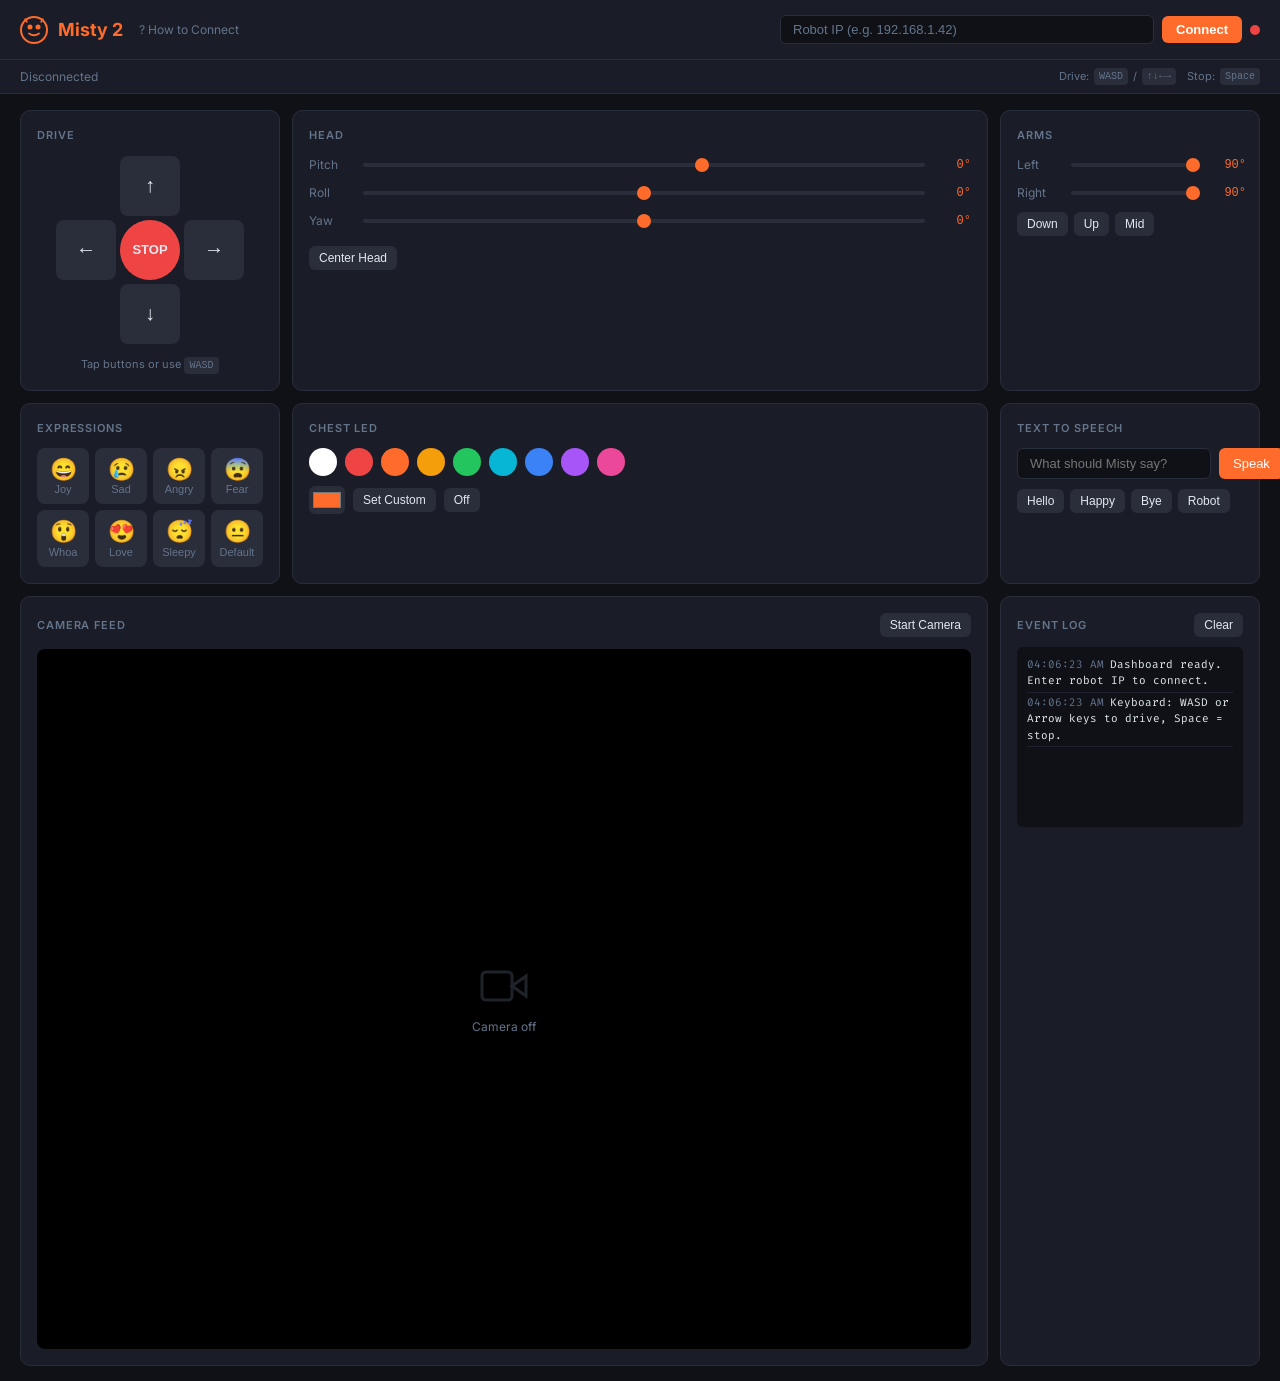
<file: templates/index.html>
<!DOCTYPE html>
<html lang="en">
<head>
  <meta charset="UTF-8"/>
  <meta name="viewport" content="width=device-width, initial-scale=1.0"/>
  <title>Misty 2 Dashboard</title>
  <link rel="preconnect" href="https://fonts.googleapis.com"/>
  <link href="https://fonts.googleapis.com/css2?family=Inter:wght@400;500;600;700&family=Fira+Code&display=swap" rel="stylesheet"/>
  <link rel="stylesheet" href="/static/css/style.css"/>
</head>
<body>

<!-- ── Header ──────────────────────────────────────────────────────────── -->
<header>
  <div class="logo">
    <svg viewBox="0 0 28 28" fill="none" xmlns="http://www.w3.org/2000/svg">
      <circle cx="14" cy="14" r="13" stroke="currentColor" stroke-width="2"/>
      <circle cx="10" cy="11" r="2.5" fill="currentColor"/>
      <circle cx="18" cy="11" r="2.5" fill="currentColor"/>
      <path d="M9 17.5 Q14 21 19 17.5" stroke="currentColor" stroke-width="1.8" stroke-linecap="round" fill="none"/>
      <path d="M7 6 L5 3M21 6 L23 3" stroke="currentColor" stroke-width="1.5" stroke-linecap="round"/>
    </svg>
    Misty 2
  </div>
  <a href="/instructions" style="font-size:12px; color:var(--muted); text-decoration:none; margin-right:4px; white-space:nowrap;" onmouseover="this.style.color='var(--text)'" onmouseout="this.style.color='var(--muted)'">? How to Connect</a>

  <div class="connect-bar">
    <input id="ip-input" type="text" placeholder="Robot IP (e.g. 192.168.1.42)" autocomplete="off" spellcheck="false"/>
    <button id="btn-connect" class="btn-connect">Connect</button>
    <div id="status-dot" class="status-dot"></div>
  </div>
</header>

<!-- ── Status Bar ─────────────────────────────────────────────────────── -->
<div id="status-bar">
  <span id="status-robot">Disconnected</span>
  <span id="status-battery"></span>
  <span style="margin-left:auto; color:var(--muted); font-size:11px;">
    Drive: <kbd class="kbd">WASD</kbd> / <kbd class="kbd">↑↓←→</kbd> &nbsp; Stop: <kbd class="kbd">Space</kbd>
  </span>
</div>

<!-- ── Controls ───────────────────────────────────────────────────────── -->
<main>
  <div id="controls" class="controls-disabled" style="display:contents">

    <!-- Drive -->
    <div class="card" id="card-drive">
      <div class="card-title">Drive</div>
      <div class="dpad">
        <div class="dpad-empty"></div>
        <button class="dpad-btn" id="btn-fwd">↑</button>
        <div class="dpad-empty"></div>
        <button class="dpad-btn" id="btn-left">←</button>
        <button class="dpad-btn dpad-center" id="btn-stop">STOP</button>
        <button class="dpad-btn" id="btn-right">→</button>
        <div class="dpad-empty"></div>
        <button class="dpad-btn" id="btn-back">↓</button>
        <div class="dpad-empty"></div>
      </div>
      <p style="text-align:center; font-size:11px; color:var(--muted);">
        Tap buttons or use <span class="kbd">WASD</span>
      </p>
    </div>

    <!-- Head -->
    <div class="card" id="card-head">
      <div class="card-title">Head</div>
      <div class="slider-row">
        <span class="slider-label">Pitch</span>
        <input id="head-pitch" type="range" min="-40" max="26" value="0"/>
        <span class="slider-val" id="head-pitch-val">0°</span>
      </div>
      <div class="slider-row">
        <span class="slider-label">Roll</span>
        <input id="head-roll" type="range" min="-40" max="40" value="0"/>
        <span class="slider-val" id="head-roll-val">0°</span>
      </div>
      <div class="slider-row">
        <span class="slider-label">Yaw</span>
        <input id="head-yaw" type="range" min="-81" max="81" value="0"/>
        <span class="slider-val" id="head-yaw-val">0°</span>
      </div>
      <button class="btn btn-ghost btn-sm" id="btn-head-center" style="margin-top:6px;">
        Center Head
      </button>
    </div>

    <!-- Arms -->
    <div class="card" id="card-arms">
      <div class="card-title">Arms</div>
      <div class="slider-row">
        <span class="slider-label">Left</span>
        <input id="arm-left" type="range" min="-90" max="90" value="90"/>
        <span class="slider-val" id="arm-left-val">90°</span>
      </div>
      <div class="slider-row">
        <span class="slider-label">Right</span>
        <input id="arm-right" type="range" min="-90" max="90" value="90"/>
        <span class="slider-val" id="arm-right-val">90°</span>
      </div>
      <div style="display:flex; gap:6px; margin-top:10px;">
        <button class="btn btn-ghost btn-sm" onclick="
          document.getElementById('arm-left').value=90;
          document.getElementById('arm-right').value=90;
          document.getElementById('arm-left-val').textContent='90°';
          document.getElementById('arm-right-val').textContent='90°';
          fetch('/api/arms',{method:'POST',headers:{'Content-Type':'application/json'},body:JSON.stringify({left:90,right:90})});
        ">Down</button>
        <button class="btn btn-ghost btn-sm" onclick="
          document.getElementById('arm-left').value=-29;
          document.getElementById('arm-right').value=-29;
          document.getElementById('arm-left-val').textContent='-29°';
          document.getElementById('arm-right-val').textContent='-29°';
          fetch('/api/arms',{method:'POST',headers:{'Content-Type':'application/json'},body:JSON.stringify({left:-29,right:-29})});
        ">Up</button>
        <button class="btn btn-ghost btn-sm" onclick="
          document.getElementById('arm-left').value=0;
          document.getElementById('arm-right').value=0;
          document.getElementById('arm-left-val').textContent='0°';
          document.getElementById('arm-right-val').textContent='0°';
          fetch('/api/arms',{method:'POST',headers:{'Content-Type':'application/json'},body:JSON.stringify({left:0,right:0})});
        ">Mid</button>
      </div>
    </div>

    <!-- Expressions -->
    <div class="card" id="card-expressions">
      <div class="card-title">Expressions</div>
      <div class="expr-grid">
        <button class="expr-btn" data-file="e_Joy.jpg"         data-name="Joy">
          <span>😄</span>Joy
        </button>
        <button class="expr-btn" data-file="e_Sadness.jpg"     data-name="Sad">
          <span>😢</span>Sad
        </button>
        <button class="expr-btn" data-file="e_Anger.jpg"       data-name="Anger">
          <span>😠</span>Angry
        </button>
        <button class="expr-btn" data-file="e_Fear.jpg"        data-name="Fear">
          <span>😨</span>Fear
        </button>
        <button class="expr-btn" data-file="e_Surprise.jpg"    data-name="Surprised">
          <span>😲</span>Whoa
        </button>
        <button class="expr-btn" data-file="e_Love.jpg"        data-name="Love">
          <span>😍</span>Love
        </button>
        <button class="expr-btn" data-file="e_Sleepy.jpg"      data-name="Sleepy">
          <span>😴</span>Sleepy
        </button>
        <button class="expr-btn" data-file="e_DefaultContent.jpg" data-name="Default">
          <span>😐</span>Default
        </button>
      </div>
    </div>

    <!-- LED -->
    <div class="card" id="card-led">
      <div class="card-title">Chest LED</div>
      <div class="led-presets">
        <div class="led-dot" title="White"  data-r="255" data-g="255" data-b="255" style="background:#fff"></div>
        <div class="led-dot" title="Red"    data-r="255" data-g="0"   data-b="0"   style="background:#ef4444"></div>
        <div class="led-dot" title="Orange" data-r="255" data-g="120" data-b="0"   style="background:#ff6b2b"></div>
        <div class="led-dot" title="Yellow" data-r="255" data-g="220" data-b="0"   style="background:#f59e0b"></div>
        <div class="led-dot" title="Green"  data-r="0"   data-g="200" data-b="80"  style="background:#22c55e"></div>
        <div class="led-dot" title="Cyan"   data-r="0"   data-g="200" data-b="255" style="background:#06b6d4"></div>
        <div class="led-dot" title="Blue"   data-r="30"  data-g="80"  data-b="255" style="background:#3b82f6"></div>
        <div class="led-dot" title="Purple" data-r="160" data-g="40"  data-b="255" style="background:#a855f7"></div>
        <div class="led-dot" title="Pink"   data-r="255" data-g="60"  data-b="160" style="background:#ec4899"></div>
      </div>
      <div class="led-custom">
        <input type="color" id="led-color" value="#ff6b2b" title="Custom color"/>
        <button class="btn btn-ghost btn-sm" id="btn-led-custom">Set Custom</button>
        <button class="btn btn-ghost btn-sm" id="btn-led-off">Off</button>
      </div>
    </div>

    <!-- Speech -->
    <div class="card" id="card-speech">
      <div class="card-title">Text to Speech</div>
      <div class="speech-row" style="margin-bottom:10px;">
        <input id="speak-input" type="text" placeholder="What should Misty say?" maxlength="200"/>
        <button class="btn btn-primary" id="btn-speak">Speak</button>
      </div>
      <div style="display:flex; gap:6px; flex-wrap:wrap;">
        <button class="btn btn-ghost btn-sm" onclick="document.getElementById('speak-input').value='Hello! I am Misty.'; document.getElementById('btn-speak').click();">Hello</button>
        <button class="btn btn-ghost btn-sm" onclick="document.getElementById('speak-input').value='I am happy to see you!'; document.getElementById('btn-speak').click();">Happy</button>
        <button class="btn btn-ghost btn-sm" onclick="document.getElementById('speak-input').value='Goodbye! See you later.'; document.getElementById('btn-speak').click();">Bye</button>
        <button class="btn btn-ghost btn-sm" onclick="document.getElementById('speak-input').value='Beep boop. I am a robot.'; document.getElementById('btn-speak').click();">Robot</button>
      </div>
    </div>

    <!-- Camera -->
    <div class="card" id="card-camera">
      <div style="display:flex; align-items:center; justify-content:space-between; margin-bottom:12px;">
        <span class="card-title" style="margin-bottom:0">Camera Feed</span>
        <button class="btn btn-ghost btn-sm" id="btn-camera">Start Camera</button>
      </div>
      <div class="camera-wrap">
        <img id="camera-img" alt="Robot camera feed"/>
        <div id="camera-placeholder" style="display:flex; flex-direction:column; align-items:center;">
          <svg width="48" height="48" viewBox="0 0 24 24" fill="none" stroke="currentColor" stroke-width="1.5">
            <path d="M23 7l-7 5 7 5V7z"/>
            <rect x="1" y="5" width="15" height="14" rx="2" ry="2"/>
          </svg>
          <span>Camera off</span>
        </div>
      </div>
    </div>

    <!-- Log -->
    <div class="card" id="card-log">
      <div style="display:flex; align-items:center; justify-content:space-between; margin-bottom:10px;">
        <span class="card-title" style="margin-bottom:0">Event Log</span>
        <button class="btn btn-ghost btn-sm" onclick="document.getElementById('log').innerHTML=''">Clear</button>
      </div>
      <div id="log"></div>
    </div>

  </div><!-- /controls -->
</main>

<script src="/static/js/dashboard.js"></script>
</body>
</html>
</file>
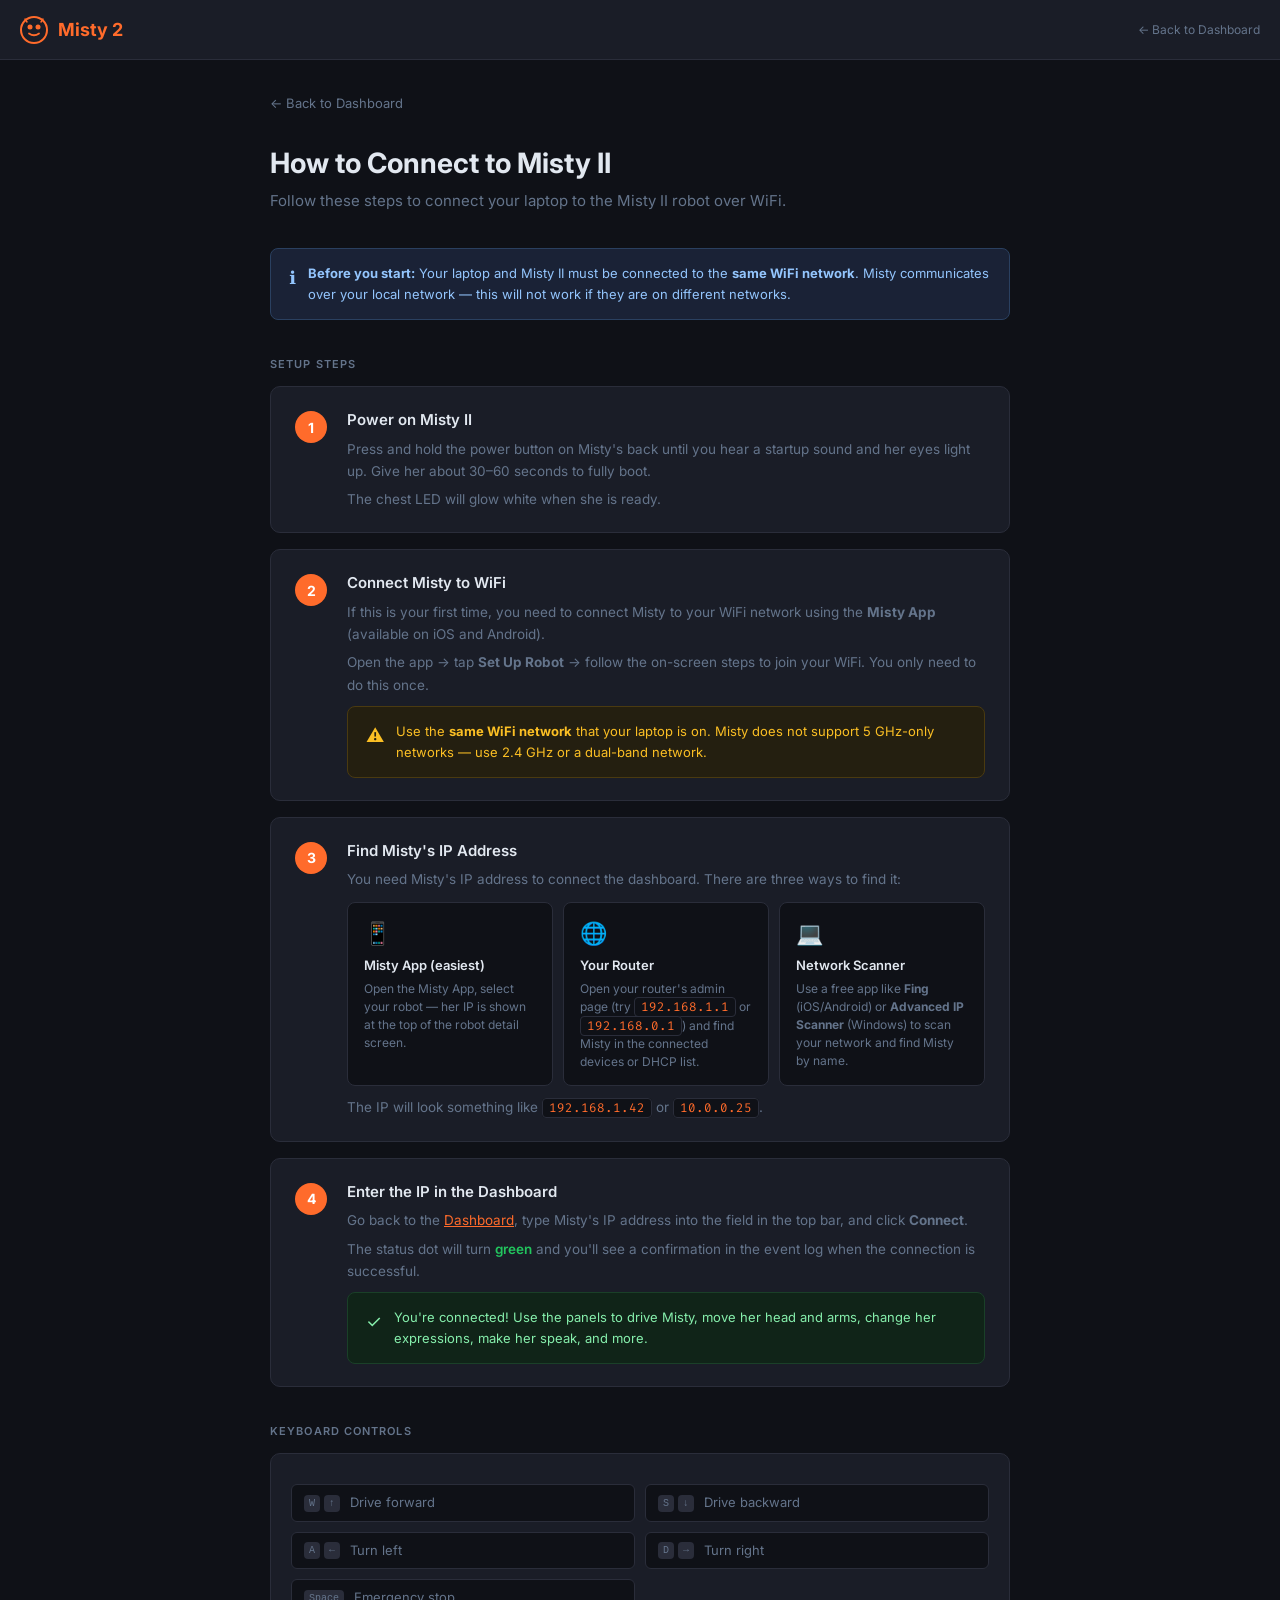
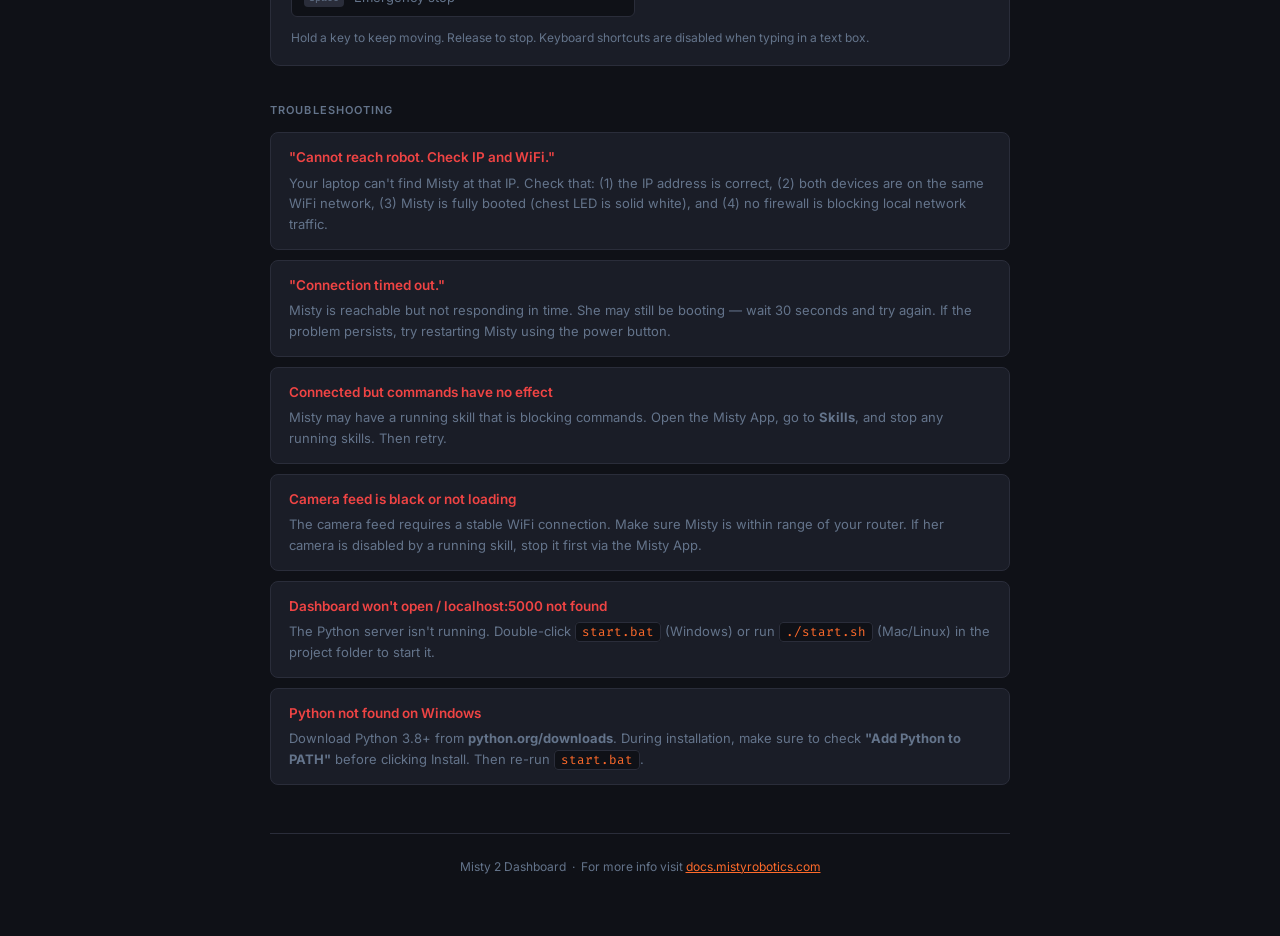
<file: templates/instructions.html>
<!DOCTYPE html>
<html lang="en">
<head>
  <meta charset="UTF-8"/>
  <meta name="viewport" content="width=device-width, initial-scale=1.0"/>
  <title>How to Connect — Misty 2 Dashboard</title>
  <link rel="preconnect" href="https://fonts.googleapis.com"/>
  <link href="https://fonts.googleapis.com/css2?family=Inter:wght@400;500;600;700&family=Fira+Code&display=swap" rel="stylesheet"/>
  <link rel="stylesheet" href="/static/css/style.css"/>
  <style>
    /* ── Instructions-specific styles ───────────────────────────── */
    .page {
      max-width: 780px;
      margin: 0 auto;
      padding: 32px 20px 60px;
    }

    .back-link {
      display: inline-flex;
      align-items: center;
      gap: 6px;
      color: var(--muted);
      text-decoration: none;
      font-size: 13px;
      margin-bottom: 28px;
      transition: color 0.15s;
    }
    .back-link:hover { color: var(--text); }

    h1 {
      font-size: 28px;
      font-weight: 700;
      color: var(--text);
      margin-bottom: 6px;
    }
    .subtitle {
      color: var(--muted);
      font-size: 15px;
      margin-bottom: 36px;
    }

    /* Steps */
    .steps { display: flex; flex-direction: column; gap: 16px; }

    .step {
      background: var(--surface);
      border: 1px solid var(--border);
      border-radius: var(--radius);
      padding: 22px 24px;
      display: flex;
      gap: 20px;
      align-items: flex-start;
    }
    .step-num {
      background: var(--accent);
      color: #fff;
      font-weight: 700;
      font-size: 14px;
      width: 32px;
      height: 32px;
      border-radius: 50%;
      display: flex;
      align-items: center;
      justify-content: center;
      flex-shrink: 0;
      margin-top: 2px;
    }
    .step-body h3 {
      font-size: 15px;
      font-weight: 600;
      margin-bottom: 6px;
      color: var(--text);
    }
    .step-body p {
      color: var(--muted);
      font-size: 13.5px;
      line-height: 1.65;
    }
    .step-body p + p { margin-top: 6px; }

    /* Methods grid */
    .methods {
      display: grid;
      grid-template-columns: repeat(auto-fit, minmax(200px, 1fr));
      gap: 10px;
      margin-top: 12px;
    }
    .method-card {
      background: var(--bg);
      border: 1px solid var(--border);
      border-radius: 8px;
      padding: 14px 16px;
    }
    .method-card .method-icon { font-size: 22px; margin-bottom: 6px; }
    .method-card h4 { font-size: 13px; font-weight: 600; color: var(--text); margin-bottom: 4px; }
    .method-card p  { font-size: 12px; color: var(--muted); line-height: 1.5; }

    /* Code / highlight */
    code {
      background: var(--bg);
      border: 1px solid var(--border);
      border-radius: 4px;
      padding: 1px 6px;
      font-family: 'Fira Code', monospace;
      font-size: 12.5px;
      color: var(--accent);
    }

    /* Callout */
    .callout {
      border-radius: 8px;
      padding: 14px 18px;
      font-size: 13px;
      line-height: 1.6;
      display: flex;
      gap: 12px;
      align-items: flex-start;
    }
    .callout-info    { background: #1a2236; border: 1px solid #2a4060; color: #93c5fd; }
    .callout-warning { background: #241f10; border: 1px solid #4a3a10; color: #fbbf24; }
    .callout-ok      { background: #102418; border: 1px solid #1a4028; color: #86efac; }
    .callout-icon { font-size: 18px; flex-shrink: 0; margin-top: 1px; }

    /* Section header */
    .section-label {
      font-size: 11px;
      font-weight: 600;
      text-transform: uppercase;
      letter-spacing: 0.1em;
      color: var(--muted);
      margin: 36px 0 14px;
    }

    /* Troubleshooting table */
    .trouble-list { display: flex; flex-direction: column; gap: 10px; }
    .trouble-item {
      background: var(--surface);
      border: 1px solid var(--border);
      border-radius: 8px;
      padding: 14px 18px;
    }
    .trouble-item .problem {
      font-weight: 600;
      font-size: 13.5px;
      color: var(--red);
      margin-bottom: 5px;
    }
    .trouble-item .fix {
      font-size: 13px;
      color: var(--muted);
      line-height: 1.6;
    }

    /* Controls reference */
    .controls-grid {
      display: grid;
      grid-template-columns: 1fr 1fr;
      gap: 10px;
      margin-top: 12px;
    }
    .ctrl-row {
      display: flex;
      align-items: center;
      gap: 10px;
      background: var(--bg);
      border: 1px solid var(--border);
      border-radius: 6px;
      padding: 8px 12px;
      font-size: 13px;
      color: var(--muted);
    }
    .ctrl-keys { display: flex; gap: 4px; flex-shrink: 0; }

    @media (max-width: 540px) {
      .controls-grid { grid-template-columns: 1fr; }
      .step { flex-direction: column; gap: 10px; }
    }
  </style>
</head>
<body>

<header>
  <div class="logo">
    <svg viewBox="0 0 28 28" fill="none" xmlns="http://www.w3.org/2000/svg">
      <circle cx="14" cy="14" r="13" stroke="currentColor" stroke-width="2"/>
      <circle cx="10" cy="11" r="2.5" fill="currentColor"/>
      <circle cx="18" cy="11" r="2.5" fill="currentColor"/>
      <path d="M9 17.5 Q14 21 19 17.5" stroke="currentColor" stroke-width="1.8" stroke-linecap="round" fill="none"/>
      <path d="M7 6 L5 3M21 6 L23 3" stroke="currentColor" stroke-width="1.5" stroke-linecap="round"/>
    </svg>
    Misty 2
  </div>
  <a href="/" style="font-size:12px; color:var(--muted); text-decoration:none; margin-left:auto;" onmouseover="this.style.color='var(--text)'" onmouseout="this.style.color='var(--muted)'">← Back to Dashboard</a>
</header>

<div class="page">

  <a href="/" class="back-link">← Back to Dashboard</a>

  <h1>How to Connect to Misty II</h1>
  <p class="subtitle">Follow these steps to connect your laptop to the Misty II robot over WiFi.</p>

  <!-- ── Before you start ─────────────────────────────────────────── -->
  <div class="callout callout-info">
    <span class="callout-icon">ℹ</span>
    <span><strong>Before you start:</strong> Your laptop and Misty II must be connected to the <strong>same WiFi network</strong>. Misty communicates over your local network — this will not work if they are on different networks.</span>
  </div>

  <!-- ── Steps ────────────────────────────────────────────────────── -->
  <p class="section-label">Setup Steps</p>
  <div class="steps">

    <div class="step">
      <div class="step-num">1</div>
      <div class="step-body">
        <h3>Power on Misty II</h3>
        <p>Press and hold the power button on Misty's back until you hear a startup sound and her eyes light up. Give her about 30–60 seconds to fully boot.</p>
        <p>The chest LED will glow white when she is ready.</p>
      </div>
    </div>

    <div class="step">
      <div class="step-num">2</div>
      <div class="step-body">
        <h3>Connect Misty to WiFi</h3>
        <p>If this is your first time, you need to connect Misty to your WiFi network using the <strong>Misty App</strong> (available on iOS and Android).</p>
        <p>Open the app → tap <strong>Set Up Robot</strong> → follow the on-screen steps to join your WiFi. You only need to do this once.</p>
        <div class="callout callout-warning" style="margin-top:10px;">
          <span class="callout-icon">⚠</span>
          <span>Use the <strong>same WiFi network</strong> that your laptop is on. Misty does not support 5 GHz-only networks — use 2.4 GHz or a dual-band network.</span>
        </div>
      </div>
    </div>

    <div class="step">
      <div class="step-num">3</div>
      <div class="step-body">
        <h3>Find Misty's IP Address</h3>
        <p>You need Misty's IP address to connect the dashboard. There are three ways to find it:</p>
        <div class="methods">
          <div class="method-card">
            <div class="method-icon">📱</div>
            <h4>Misty App (easiest)</h4>
            <p>Open the Misty App, select your robot — her IP is shown at the top of the robot detail screen.</p>
          </div>
          <div class="method-card">
            <div class="method-icon">🌐</div>
            <h4>Your Router</h4>
            <p>Open your router's admin page (try <code>192.168.1.1</code> or <code>192.168.0.1</code>) and find Misty in the connected devices or DHCP list.</p>
          </div>
          <div class="method-card">
            <div class="method-icon">💻</div>
            <h4>Network Scanner</h4>
            <p>Use a free app like <strong>Fing</strong> (iOS/Android) or <strong>Advanced IP Scanner</strong> (Windows) to scan your network and find Misty by name.</p>
          </div>
        </div>
        <p style="margin-top:10px;">The IP will look something like <code>192.168.1.42</code> or <code>10.0.0.25</code>.</p>
      </div>
    </div>

    <div class="step">
      <div class="step-num">4</div>
      <div class="step-body">
        <h3>Enter the IP in the Dashboard</h3>
        <p>Go back to the <a href="/" style="color:var(--accent);">Dashboard</a>, type Misty's IP address into the field in the top bar, and click <strong>Connect</strong>.</p>
        <p>The status dot will turn <span style="color:var(--green); font-weight:600;">green</span> and you'll see a confirmation in the event log when the connection is successful.</p>
        <div class="callout callout-ok" style="margin-top:10px;">
          <span class="callout-icon">✓</span>
          <span>You're connected! Use the panels to drive Misty, move her head and arms, change her expressions, make her speak, and more.</span>
        </div>
      </div>
    </div>

  </div>

  <!-- ── Keyboard controls ─────────────────────────────────────────── -->
  <p class="section-label">Keyboard Controls</p>
  <div class="card" style="padding: 18px 20px;">
    <div class="controls-grid">
      <div class="ctrl-row">
        <div class="ctrl-keys"><kbd class="kbd">W</kbd><kbd class="kbd">↑</kbd></div>
        Drive forward
      </div>
      <div class="ctrl-row">
        <div class="ctrl-keys"><kbd class="kbd">S</kbd><kbd class="kbd">↓</kbd></div>
        Drive backward
      </div>
      <div class="ctrl-row">
        <div class="ctrl-keys"><kbd class="kbd">A</kbd><kbd class="kbd">←</kbd></div>
        Turn left
      </div>
      <div class="ctrl-row">
        <div class="ctrl-keys"><kbd class="kbd">D</kbd><kbd class="kbd">→</kbd></div>
        Turn right
      </div>
      <div class="ctrl-row">
        <div class="ctrl-keys"><kbd class="kbd">Space</kbd></div>
        Emergency stop
      </div>
    </div>
    <p style="font-size:12px; color:var(--muted); margin-top:12px;">Hold a key to keep moving. Release to stop. Keyboard shortcuts are disabled when typing in a text box.</p>
  </div>

  <!-- ── Troubleshooting ────────────────────────────────────────────── -->
  <p class="section-label">Troubleshooting</p>
  <div class="trouble-list">

    <div class="trouble-item">
      <div class="problem">"Cannot reach robot. Check IP and WiFi."</div>
      <div class="fix">
        Your laptop can't find Misty at that IP. Check that: (1) the IP address is correct, (2) both devices are on the same WiFi network, (3) Misty is fully booted (chest LED is solid white), and (4) no firewall is blocking local network traffic.
      </div>
    </div>

    <div class="trouble-item">
      <div class="problem">"Connection timed out."</div>
      <div class="fix">
        Misty is reachable but not responding in time. She may still be booting — wait 30 seconds and try again. If the problem persists, try restarting Misty using the power button.
      </div>
    </div>

    <div class="trouble-item">
      <div class="problem">Connected but commands have no effect</div>
      <div class="fix">
        Misty may have a running skill that is blocking commands. Open the Misty App, go to <strong>Skills</strong>, and stop any running skills. Then retry.
      </div>
    </div>

    <div class="trouble-item">
      <div class="problem">Camera feed is black or not loading</div>
      <div class="fix">
        The camera feed requires a stable WiFi connection. Make sure Misty is within range of your router. If her camera is disabled by a running skill, stop it first via the Misty App.
      </div>
    </div>

    <div class="trouble-item">
      <div class="problem">Dashboard won't open / localhost:5000 not found</div>
      <div class="fix">
        The Python server isn't running. Double-click <code>start.bat</code> (Windows) or run <code>./start.sh</code> (Mac/Linux) in the project folder to start it.
      </div>
    </div>

    <div class="trouble-item">
      <div class="problem">Python not found on Windows</div>
      <div class="fix">
        Download Python 3.8+ from <strong>python.org/downloads</strong>. During installation, make sure to check <strong>"Add Python to PATH"</strong> before clicking Install. Then re-run <code>start.bat</code>.
      </div>
    </div>

  </div>

  <!-- ── Footer ─────────────────────────────────────────────────────── -->
  <div style="margin-top:48px; padding-top:24px; border-top:1px solid var(--border); text-align:center; color:var(--muted); font-size:12px;">
    Misty 2 Dashboard &nbsp;·&nbsp; For more info visit
    <a href="https://docs.mistyrobotics.com" target="_blank" rel="noopener" style="color:var(--accent);">docs.mistyrobotics.com</a>
  </div>

</div>
</body>
</html>
</file>
<file: static/css/style.css>
/* ── Root & Reset ──────────────────────────────────────────────────── */
:root {
  --bg:        #0f1117;
  --surface:   #1a1d27;
  --border:    #2a2d3a;
  --accent:    #ff6b2b;
  --accent-dim:#c04e18;
  --green:     #22c55e;
  --red:       #ef4444;
  --yellow:    #f59e0b;
  --text:      #e2e8f0;
  --muted:     #64748b;
  --radius:    10px;
}

*, *::before, *::after { box-sizing: border-box; margin: 0; padding: 0; }

body {
  background: var(--bg);
  color: var(--text);
  font-family: 'Inter', system-ui, sans-serif;
  font-size: 14px;
  line-height: 1.5;
  min-height: 100vh;
}

/* ── Header ──────────────────────────────────────────────────────────── */
header {
  background: var(--surface);
  border-bottom: 1px solid var(--border);
  padding: 0 20px;
  height: 60px;
  display: flex;
  align-items: center;
  gap: 16px;
  position: sticky;
  top: 0;
  z-index: 100;
}

.logo {
  display: flex;
  align-items: center;
  gap: 10px;
  font-weight: 700;
  font-size: 18px;
  color: var(--accent);
  flex-shrink: 0;
}
.logo svg { width: 28px; height: 28px; }

.connect-bar {
  display: flex;
  align-items: center;
  gap: 8px;
  flex: 1;
  max-width: 480px;
  margin-left: auto;
}
.connect-bar input {
  flex: 1;
  background: var(--bg);
  border: 1px solid var(--border);
  border-radius: 6px;
  color: var(--text);
  padding: 6px 12px;
  font-size: 13px;
  outline: none;
  transition: border-color 0.2s;
}
.connect-bar input:focus { border-color: var(--accent); }
.connect-bar input::placeholder { color: var(--muted); }

.status-dot {
  width: 10px; height: 10px;
  border-radius: 50%;
  background: var(--muted);
  flex-shrink: 0;
  transition: background 0.3s;
}
.status-dot.online  { background: var(--green); box-shadow: 0 0 6px var(--green); }
.status-dot.offline { background: var(--red); }

/* ── Status Bar ──────────────────────────────────────────────────────── */
#status-bar {
  background: var(--surface);
  border-bottom: 1px solid var(--border);
  padding: 6px 20px;
  display: flex;
  align-items: center;
  gap: 20px;
  font-size: 12px;
  color: var(--muted);
  min-height: 34px;
}
#status-bar span { display: flex; align-items: center; gap: 5px; }
#battery-icon { font-size: 14px; }

/* ── Layout ──────────────────────────────────────────────────────────── */
main {
  padding: 16px 20px;
  display: grid;
  grid-template-columns: 260px 1fr 260px;
  grid-template-rows: auto auto auto;
  gap: 12px;
  max-width: 1400px;
  margin: 0 auto;
}

/* ── Cards ───────────────────────────────────────────────────────────── */
.card {
  background: var(--surface);
  border: 1px solid var(--border);
  border-radius: var(--radius);
  padding: 16px;
}
.card-title {
  font-size: 11px;
  font-weight: 600;
  text-transform: uppercase;
  letter-spacing: 0.08em;
  color: var(--muted);
  margin-bottom: 12px;
}

/* ── Buttons ─────────────────────────────────────────────────────────── */
.btn {
  display: inline-flex;
  align-items: center;
  justify-content: center;
  gap: 6px;
  padding: 7px 14px;
  border-radius: 6px;
  border: none;
  cursor: pointer;
  font-size: 13px;
  font-weight: 500;
  transition: opacity 0.15s, transform 0.1s;
}
.btn:active { transform: scale(0.96); }
.btn:disabled { opacity: 0.4; cursor: not-allowed; }

.btn-primary  { background: var(--accent);  color: #fff; }
.btn-primary:hover:not(:disabled) { background: var(--accent-dim); }
.btn-danger   { background: var(--red);     color: #fff; }
.btn-danger:hover:not(:disabled)  { opacity: 0.85; }
.btn-ghost    { background: var(--border);  color: var(--text); }
.btn-ghost:hover:not(:disabled)   { background: #3a3d4a; }
.btn-sm       { padding: 5px 10px; font-size: 12px; }
.btn-full     { width: 100%; }
.btn-connect  { background: var(--accent); color: #fff; padding: 6px 14px; font-size: 13px; font-weight: 600; border-radius: 6px; border: none; cursor: pointer; white-space: nowrap; }
.btn-connect:hover { background: var(--accent-dim); }

/* ── D-Pad ───────────────────────────────────────────────────────────── */
.dpad {
  display: grid;
  grid-template-columns: repeat(3, 60px);
  grid-template-rows: repeat(3, 60px);
  gap: 4px;
  justify-content: center;
  margin-bottom: 12px;
}
.dpad-btn {
  background: var(--border);
  border: none;
  border-radius: 8px;
  color: var(--text);
  font-size: 20px;
  cursor: pointer;
  transition: background 0.1s, transform 0.1s;
  display: flex;
  align-items: center;
  justify-content: center;
}
.dpad-btn:active, .dpad-btn.pressed { background: var(--accent); transform: scale(0.93); }
.dpad-center {
  background: var(--red);
  border-radius: 50% !important;
  font-size: 13px;
  font-weight: 700;
}
.dpad-center:active { background: #c03030; }
.dpad-empty { visibility: hidden; }

/* ── Sliders ─────────────────────────────────────────────────────────── */
.slider-row {
  display: flex;
  align-items: center;
  gap: 10px;
  margin-bottom: 10px;
}
.slider-label {
  width: 44px;
  font-size: 12px;
  color: var(--muted);
  flex-shrink: 0;
}
.slider-val {
  width: 36px;
  text-align: right;
  font-size: 12px;
  font-family: monospace;
  color: var(--accent);
  flex-shrink: 0;
}
input[type=range] {
  flex: 1;
  -webkit-appearance: none;
  height: 4px;
  border-radius: 2px;
  background: var(--border);
  outline: none;
  cursor: pointer;
}
input[type=range]::-webkit-slider-thumb {
  -webkit-appearance: none;
  width: 14px; height: 14px;
  border-radius: 50%;
  background: var(--accent);
  cursor: pointer;
  transition: transform 0.1s;
}
input[type=range]::-webkit-slider-thumb:active { transform: scale(1.3); }

/* ── Camera ──────────────────────────────────────────────────────────── */
.camera-wrap {
  background: #000;
  border-radius: 8px;
  overflow: hidden;
  position: relative;
  aspect-ratio: 4/3;
  display: flex;
  align-items: center;
  justify-content: center;
}
#camera-img {
  width: 100%;
  height: 100%;
  object-fit: cover;
  display: none;
}
#camera-placeholder {
  color: var(--muted);
  font-size: 12px;
  text-align: center;
}
#camera-placeholder svg { display: block; margin: 0 auto 8px; opacity: 0.3; }

/* ── Expressions ─────────────────────────────────────────────────────── */
.expr-grid {
  display: grid;
  grid-template-columns: repeat(4, 1fr);
  gap: 6px;
}
.expr-btn {
  background: var(--border);
  border: 1px solid transparent;
  border-radius: 8px;
  padding: 8px 4px;
  cursor: pointer;
  text-align: center;
  font-size: 11px;
  color: var(--muted);
  transition: background 0.15s, border-color 0.15s;
}
.expr-btn span { display: block; font-size: 22px; line-height: 1.2; }
.expr-btn:hover  { background: #2a2d3a; border-color: var(--border); color: var(--text); }
.expr-btn:active { background: var(--accent); color: #fff; }

/* ── LED ─────────────────────────────────────────────────────────────── */
.led-presets {
  display: flex;
  gap: 8px;
  flex-wrap: wrap;
  margin-bottom: 10px;
}
.led-dot {
  width: 28px; height: 28px;
  border-radius: 50%;
  border: 2px solid transparent;
  cursor: pointer;
  transition: transform 0.15s, border-color 0.15s;
}
.led-dot:hover  { transform: scale(1.15); }
.led-dot.active { border-color: #fff; transform: scale(1.1); }
.led-custom {
  display: flex;
  align-items: center;
  gap: 8px;
  margin-top: 4px;
}
input[type=color] {
  width: 36px; height: 28px;
  border: none;
  border-radius: 6px;
  cursor: pointer;
  padding: 2px;
  background: var(--border);
}

/* ── Speech ──────────────────────────────────────────────────────────── */
.speech-row {
  display: flex;
  gap: 8px;
}
.speech-row input {
  flex: 1;
  background: var(--bg);
  border: 1px solid var(--border);
  border-radius: 6px;
  color: var(--text);
  padding: 7px 12px;
  font-size: 13px;
  outline: none;
  transition: border-color 0.2s;
}
.speech-row input:focus { border-color: var(--accent); }

/* ── Log ─────────────────────────────────────────────────────────────── */
#log {
  height: 180px;
  overflow-y: auto;
  background: var(--bg);
  border-radius: 6px;
  padding: 8px 10px;
  font-family: 'Fira Code', monospace;
  font-size: 11px;
  scroll-behavior: smooth;
}
#log::-webkit-scrollbar { width: 4px; }
#log::-webkit-scrollbar-thumb { background: var(--border); border-radius: 2px; }
.log-line { padding: 2px 0; border-bottom: 1px solid #1f222e; }
.log-time { color: var(--muted); margin-right: 6px; }
.log-ok   { color: var(--green); }
.log-err  { color: var(--red); }
.log-info { color: var(--text); }
.log-warn { color: var(--yellow); }

/* ── Grid placement ──────────────────────────────────────────────────── */
#card-drive      { grid-column: 1; grid-row: 1; }
#card-head       { grid-column: 2; grid-row: 1; }
#card-arms       { grid-column: 3; grid-row: 1; }
#card-expressions{ grid-column: 1; grid-row: 2; }
#card-led        { grid-column: 2; grid-row: 2; }
#card-speech     { grid-column: 3; grid-row: 2; }
#card-camera     { grid-column: 1 / 3; grid-row: 3; }
#card-log        { grid-column: 3; grid-row: 3; }

/* ── Responsive ──────────────────────────────────────────────────────── */
@media (max-width: 960px) {
  main { grid-template-columns: 1fr 1fr; }
  #card-drive, #card-head, #card-arms,
  #card-expressions, #card-led, #card-speech { grid-column: auto; grid-row: auto; }
  #card-camera, #card-log { grid-column: 1 / -1; grid-row: auto; }
}
@media (max-width: 580px) {
  main { grid-template-columns: 1fr; padding: 10px; }
  header { flex-wrap: wrap; height: auto; padding: 10px 16px; gap: 8px; }
  .connect-bar { max-width: 100%; margin-left: 0; width: 100%; }
}

/* ── Disabled overlay ────────────────────────────────────────────────── */
.controls-disabled { pointer-events: none; opacity: 0.4; }

/* ── Tooltip ─────────────────────────────────────────────────────────── */
.kbd {
  display: inline-block;
  background: var(--border);
  border-radius: 4px;
  padding: 1px 5px;
  font-size: 10px;
  font-family: monospace;
  color: var(--muted);
}
</file>
